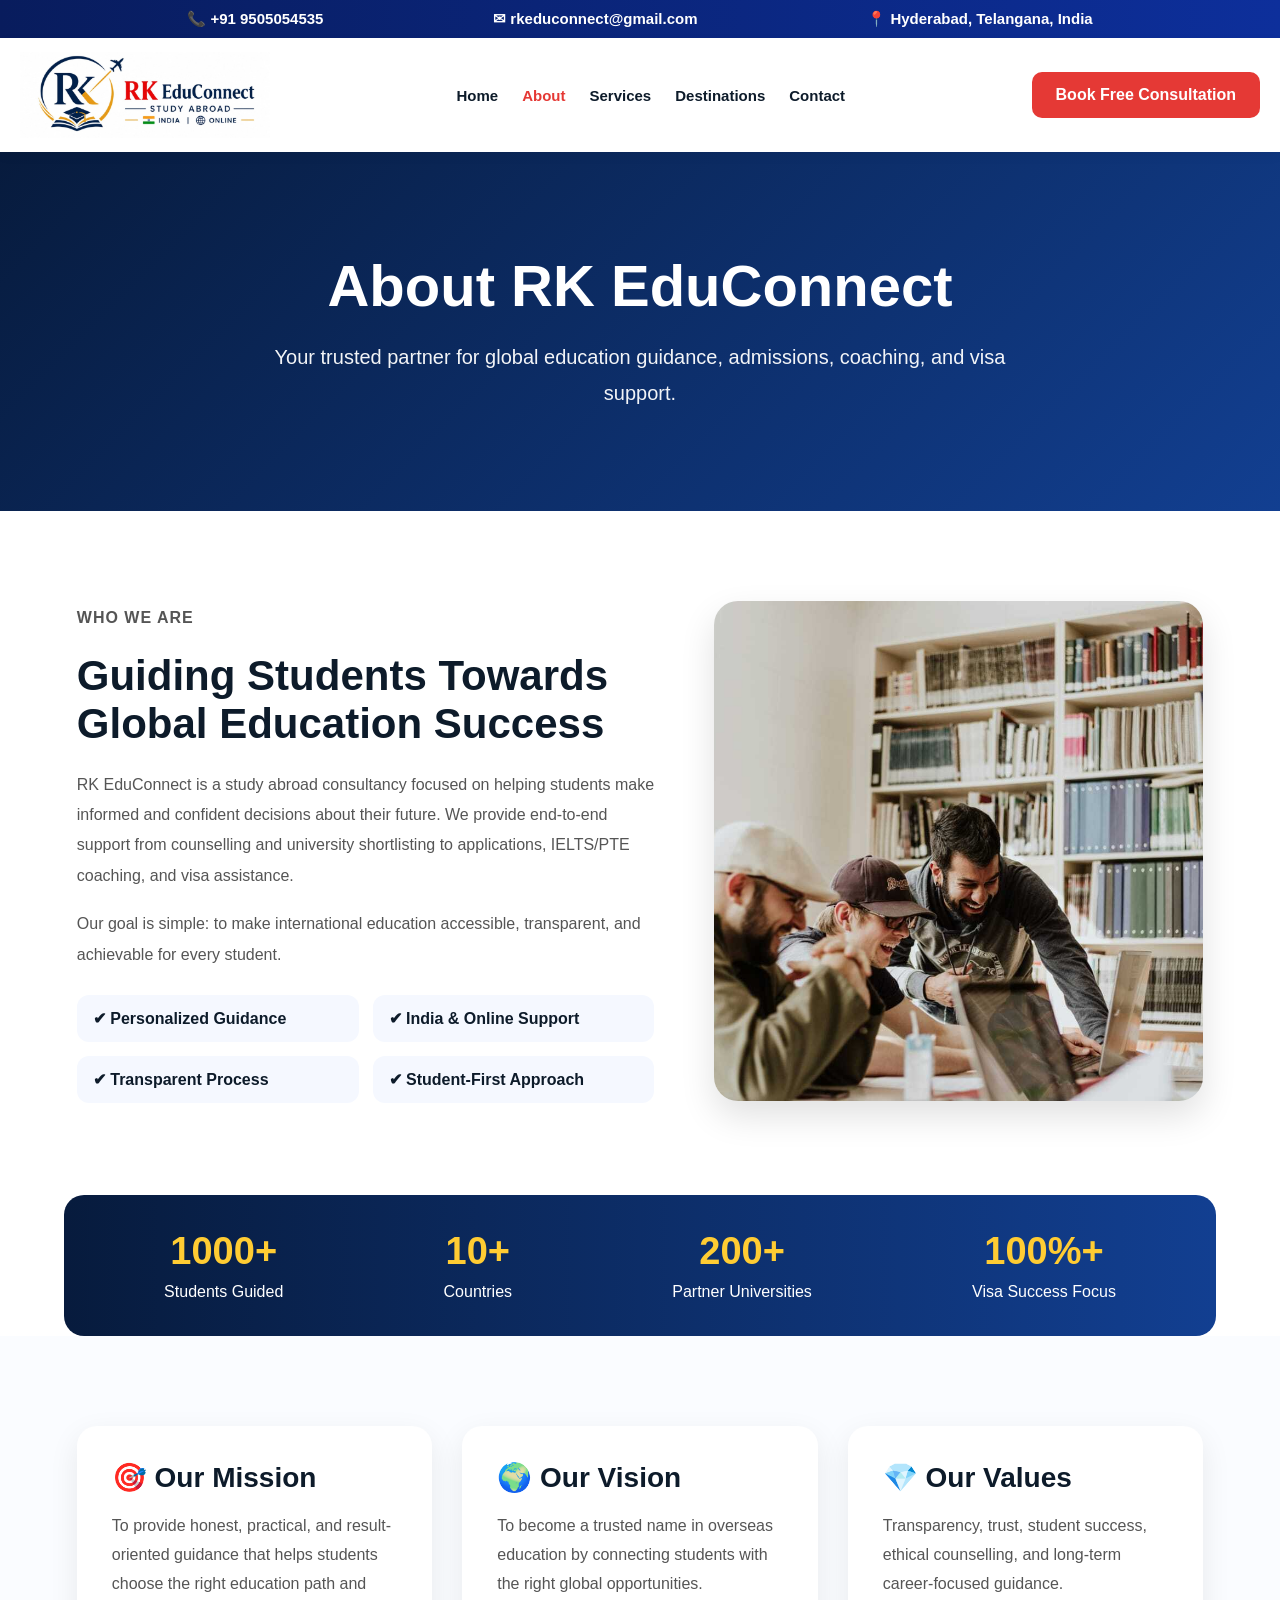
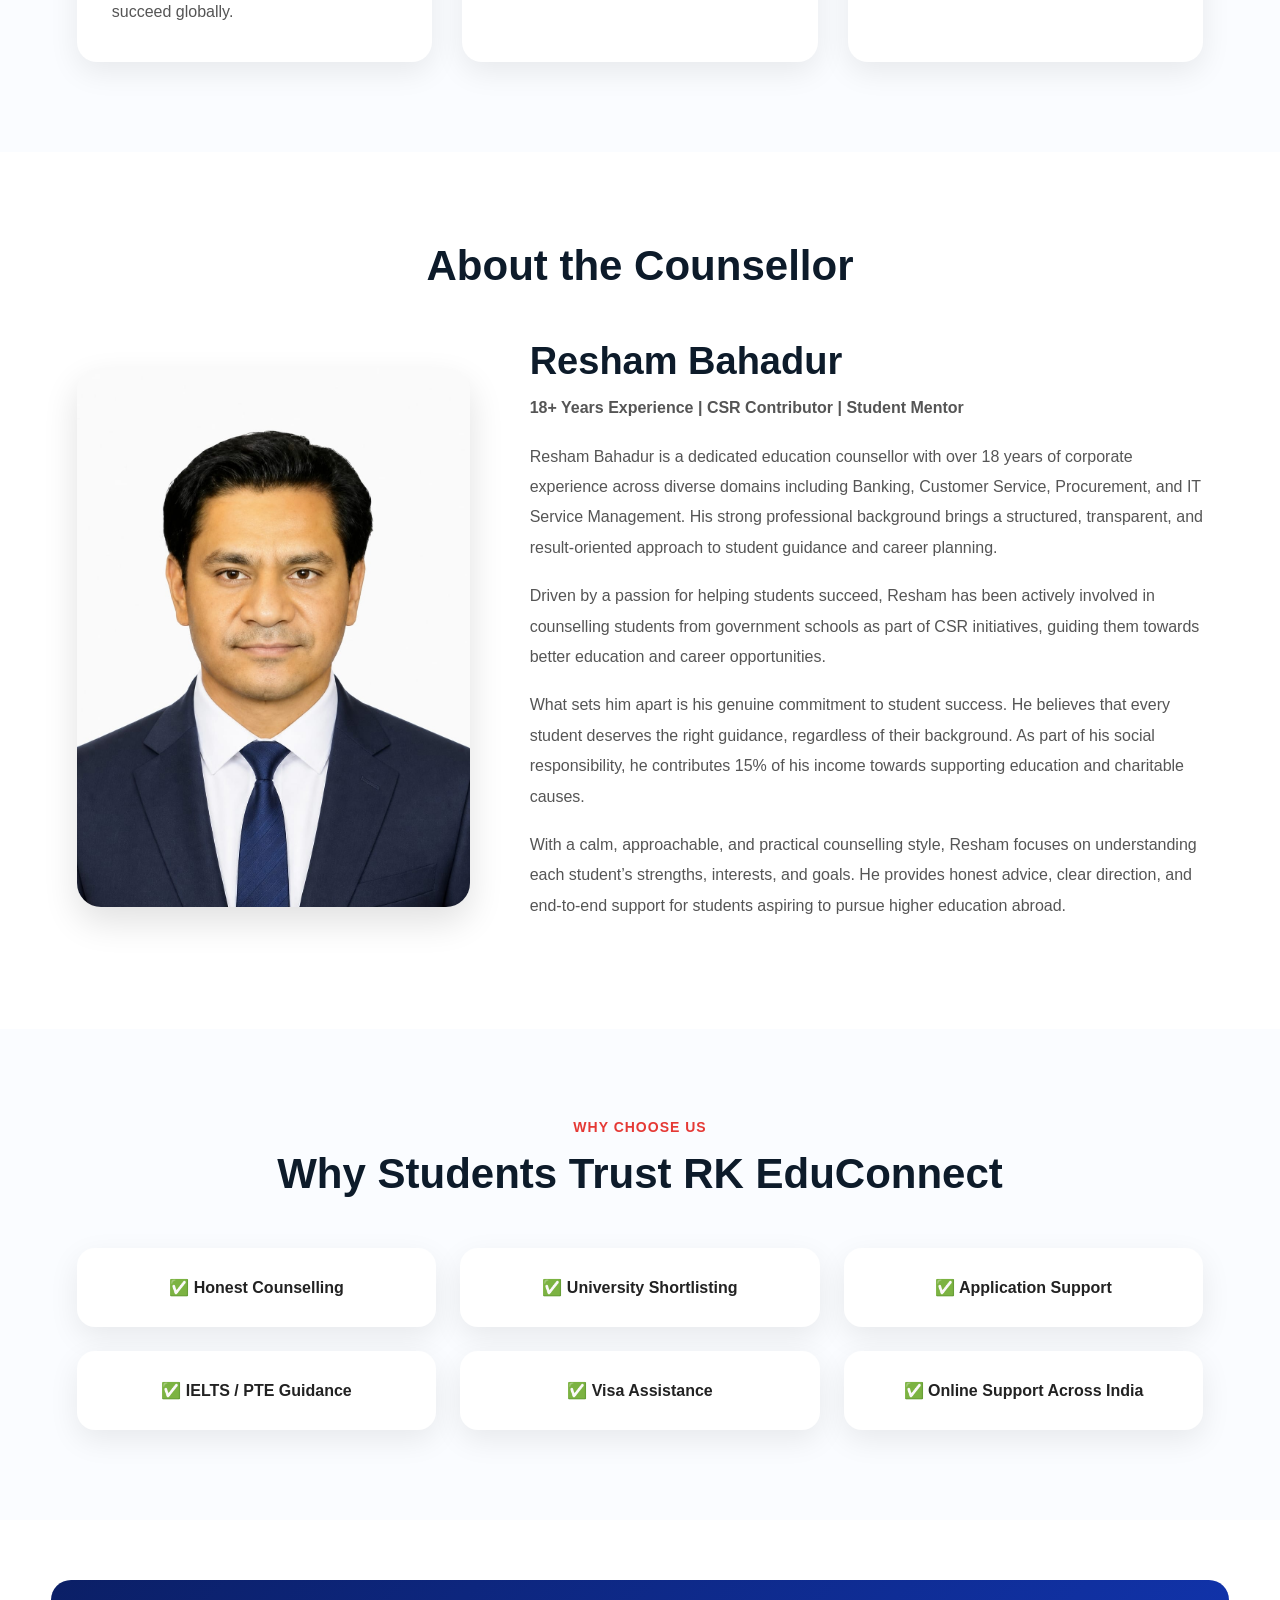
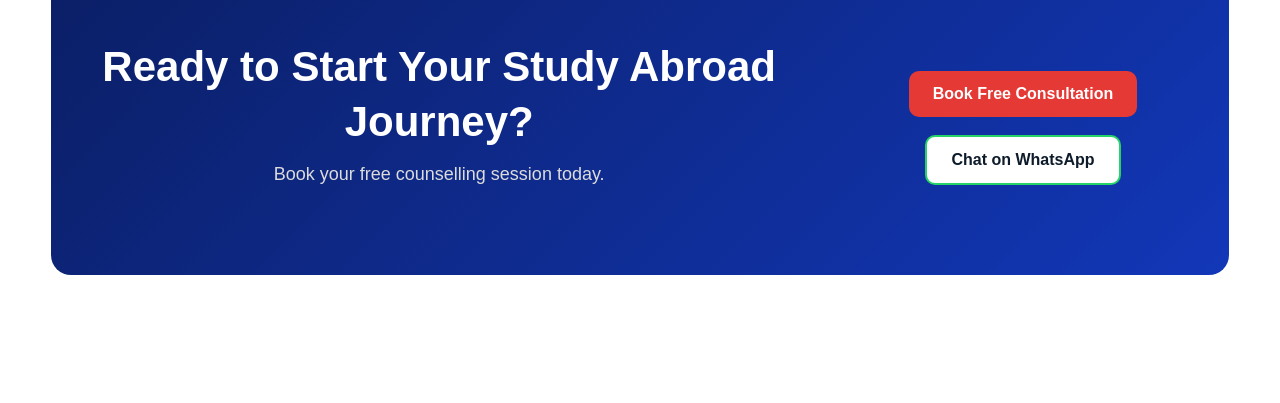
<file: about.html>
<!DOCTYPE html>
<html lang="en">
<head>
  <meta charset="UTF-8">
  <meta name="viewport" content="width=device-width, initial-scale=1.0">
  <title>About RK EduConnect</title>
  <link rel="stylesheet" href="style.css">
</head>
<body>

<div class="top-bar">
  <span>📞 +91 9505054535</span>
  <span>✉ rkeduconnect@gmail.com</span>
  <span>📍 Hyderabad, Telangana, India</span>
</div>

<header class="navbar">
  <div class="logo">
    <img src="images/logo.jpeg" alt="RK EduConnect">
  </div>

  <nav class="menu">
    <a href="index.html">Home</a>
    <a href="about.html" class="active">About</a>
    <a href="#">Services</a>
    <a href="#">Destinations</a>
    <a href="#">Contact</a>
  </nav><a href="https://rkeduconnect.edumilestones.com/login/global-admissions/" class="primary-btn">
        Book Free Consultation
      </a>
</header>

<section class="about-hero">
  <h1>About RK EduConnect</h1>
  <p>Your trusted partner for global education guidance, admissions, coaching, and visa support.</p>
</section>

<section class="about-intro">
  <div class="about-intro-text">
    <p class="section-tag">WHO WE ARE</p>
    <h2>Guiding Students Towards Global Education Success</h2>
    <p>
      RK EduConnect is a study abroad consultancy focused on helping students make informed and confident decisions about their future. We provide end-to-end support from counselling and university shortlisting to applications, IELTS/PTE coaching, and visa assistance.
    </p>
    <p>
      Our goal is simple: to make international education accessible, transparent, and achievable for every student.
    </p>

    <div class="about-points">
      <span>✔ Personalized Guidance</span>
      <span>✔ India & Online Support</span>
      <span>✔ Transparent Process</span>
      <span>✔ Student-First Approach</span>
    </div>
  </div>

  <div class="about-intro-img">
    <img src="images/hero.jpg" alt="Study Abroad Counselling">
  </div>
</section>

<section class="about-stats">
  <div>
    <h2>1000+</h2>
    <p>Students Guided</p>
  </div>
  <div>
    <h2>10+</h2>
    <p>Countries</p>
  </div>
  <div>
    <h2>200+</h2>
    <p>Partner Universities</p>
  </div>
  <div>
    <h2>100%+</h2>
    <p>Visa Success Focus</p>
  </div>
</section>

<section class="mission-vision">
  <div class="mv-card">
    <h3>🎯 Our Mission</h3>
    <p>
      To provide honest, practical, and result-oriented guidance that helps students choose the right education path and succeed globally.
    </p>
  </div>

  <div class="mv-card">
    <h3>🌍 Our Vision</h3>
    <p>
      To become a trusted name in overseas education by connecting students with the right global opportunities.
    </p>
  </div>

  <div class="mv-card">
    <h3>💎 Our Values</h3>
    <p>
      Transparency, trust, student success, ethical counselling, and long-term career-focused guidance.
    </p>
  </div>
</section>

<section class="counsellor">
  <h2 class="section-title">About the Counsellor</h2>

  <div class="counsellor-content">
    <div class="counsellor-img">
      <img src="images/Counsellor.jpeg" alt="Resham Bahadur">
    </div>

    <div class="counsellor-text">
      <h3>Resham Bahadur</h3>
      <p class="highlight">18+ Years Experience | CSR Contributor | Student Mentor</p>

      <p>
        Resham Bahadur is a dedicated education counsellor with over 18 years of corporate experience across diverse domains including Banking, Customer Service, Procurement, and IT Service Management. His strong professional background brings a structured, transparent, and result-oriented approach to student guidance and career planning.
      </p>

      <p>
        Driven by a passion for helping students succeed, Resham has been actively involved in counselling students from government schools as part of CSR initiatives, guiding them towards better education and career opportunities.
      </p>

      <p>
        What sets him apart is his genuine commitment to student success. He believes that every student deserves the right guidance, regardless of their background. As part of his social responsibility, he contributes 15% of his income towards supporting education and charitable causes.
      </p>

      <p>
        With a calm, approachable, and practical counselling style, Resham focuses on understanding each student’s strengths, interests, and goals. He provides honest advice, clear direction, and end-to-end support for students aspiring to pursue higher education abroad.
      </p>
    </div>
  </div>
</section>

<section class="why-about">
  <p class="section-tag">WHY CHOOSE US</p>
  <h2>Why Students Trust RK EduConnect</h2>

  <div class="why-grid">
    <div>✅ Honest Counselling</div>
    <div>✅ University Shortlisting</div>
    <div>✅ Application Support</div>
    <div>✅ IELTS / PTE Guidance</div>
    <div>✅ Visa Assistance</div>
    <div>✅ Online Support Across India</div>
  </div>
</section>

<section class="cta-section">
  <div class="cta-container">
    <div>
      <h2>Ready to Start Your Study Abroad Journey?</h2>
      <p>Book your free counselling session today.</p>
    </div>

    <div class="cta-buttons">
     <a href="https://rkeduconnect.edumilestones.com/login/global-admissions/" class="primary-btn">
        Book Free Consultation
      </a>
      <a href="https://wa.me/919505054535" class="cta-whatsapp">Chat on WhatsApp</a>
    </div>
  </div>
</section>

<footer>
  <p>© 2026 RK EduConnect. All Rights Reserved.</p>
</footer>

</body>
</html>
</file>
<file: style.css>
*{
  margin:0;
  padding:0;
  box-sizing:border-box;
}

html{
  scroll-behavior:smooth;
}

body{
  font-family:Arial,sans-serif;
  background:#fff;
  color:#222;
}

a{
  text-decoration:none;
}
/* ===== TOP CONTACT BAR FIX ===== */

.top-bar{
    background: linear-gradient(90deg,#081c5d,#0d2f9b);
    color: #fff;
    padding: 10px 8%;
    display: flex;
    justify-content: space-around;
    align-items: center;
    font-size: 15px;
    font-weight: 600;
}

.top-bar i{
    color: #ff4d30;
    margin-right: 8px;
    font-size: 16px;
}
/* SOCIAL ICONS */

.social-icons{
    display:flex;
    gap:15px;
    align-items:center;
}

.social-icons a{
    width:45px;
    height:45px;
    
    color:#fff;
    border-radius:50%;
    display:flex;
    align-items:center;
    justify-content:center;
    text-decoration:none;
    font-size:20px;
    transition:0.3s;
}

.social-icons a:hover{
    background:#0d1b4c;
    transform:translateY(-4px);
}

/* ===== HEADER ===== */

header{
    width: 100%;
    background: #fff;
    box-shadow: 0 4px 12px rgba(0,0,0,0.04);
    position: sticky;
    top: 0;
    z-index: 999;
}

.navbar{
    width: 100%;
    max-width: 1500px;
    margin: auto;
    padding: 14px 20px;
    display: flex;
    align-items: center;
    justify-content: space-between;
}

/* ===== LOGO FIX ===== */

.logo img{
    width: 250px;      /* reduce size */
    height: auto;
    display: block;
}


.menu{
  display:flex;
  align-items:center;
  gap:24px;
}

.menu a,
.dropdown > a{
  color:#0d1b2a;
  font-weight:700;
  font-size:15px;
}

.menu a:hover,
.menu a.active,
.dropdown > a:hover{
  color:#e53935;
}

.cta-btn{
  background:#e53935;
  color:white;
  padding:13px 20px;
  border-radius:8px;
  font-weight:800;
}

.menu-toggle{
  display:none;
  font-size:30px;
  cursor:pointer;
}

/* =========================
   ABOUT PAGE CSS
========================= */

/* ABOUT HERO */
.about-hero{
  padding:100px 6%;
  text-align:center;
  background:linear-gradient(135deg,#071b3d,#123f91);
  color:white;
}

.about-hero h1{
  font-size:58px;
  margin-bottom:20px;
  font-weight:800;
}

.about-hero p{
  font-size:20px;
  max-width:760px;
  margin:auto;
  line-height:1.8;
  opacity:0.95;
}

/* ABOUT INTRO */
.about-intro{
  padding:90px 6%;
  display:flex;
  align-items:center;
  justify-content:space-between;
  gap:60px;
}

.about-intro-text{
  width:52%;
}

.about-intro-text h2{
  font-size:42px;
  color:#0d1b2a;
  margin-bottom:22px;
}

.about-intro-text p{
  color:#555;
  line-height:1.9;
  margin-bottom:18px;
  font-size:16px;
}

.about-points{
  display:grid;
  grid-template-columns:1fr 1fr;
  gap:14px;
  margin-top:25px;
}

.about-points span{
  background:#f5f8ff;
  padding:14px 16px;
  border-radius:12px;
  font-weight:700;
  color:#0d1b2a;
}

.about-intro-img{
  width:44%;
}

.about-intro-img img{
  width:100%;
  height:500px;
  object-fit:cover;
  border-radius:24px;
  box-shadow:0 15px 35px rgba(0,0,0,0.12);
}

/* ABOUT STATS */
.about-stats{
  width:90%;
  margin:auto;
  background:linear-gradient(90deg,#071b3d,#123f91);
  color:white;
  display:flex;
  justify-content:space-around;
  align-items:center;
  text-align:center;
  padding:35px 20px;
  border-radius:20px;
}

.about-stats h2{
  font-size:38px;
  color:#ffcc33;
  margin-bottom:10px;
}

/* MISSION VISION */
.mission-vision{
  padding:90px 6%;
  display:grid;
  grid-template-columns:repeat(3,1fr);
  gap:30px;
  background:#fafcff;
}

.mv-card{
  background:white;
  padding:35px;
  border-radius:20px;
  box-shadow:0 10px 30px rgba(0,0,0,0.08);
  transition:0.3s ease;
}

.mv-card:hover{
  transform:translateY(-8px);
}

.mv-card h3{
  font-size:28px;
  color:#0d1b2a;
  margin-bottom:18px;
}

.mv-card p{
  color:#555;
  line-height:1.8;
}

/* COUNSELLOR */
.counsellor{
  padding:90px 6%;
}

.section-title{
  text-align:center;
  font-size:42px;
  color:#0d1b2a;
  margin-bottom:60px;
}

.counsellor-content{
  display:flex;
  align-items:center;
  gap:60px;
}

.counsellor-img{
  width:35%;
}

.counsellor-img img{
  width:100%;
  border-radius:24px;
  box-shadow:0 15px 35px rgba(0,0,0,0.12);
}

.counsellor-text{
  width:60%;
}

.counsellor-text h3{
  font-size:38px;
  color:#0d1b2a;
  margin-bottom:10px;
}

.highlight{
  color:#e53935;
  font-weight:800;
  margin-bottom:20px;
  display:block;
}

.counsellor-text p{
  color:#555;
  line-height:1.9;
  margin-bottom:18px;
}

/* WHY CHOOSE */
.why-about{
  padding:90px 6%;
  background:#fafcff;
  text-align:center;
}

.why-about h2{
  font-size:42px;
  color:#0d1b2a;
  margin-bottom:50px;
}

.why-grid{
  display:grid;
  grid-template-columns:repeat(3,1fr);
  gap:24px;
}

.why-grid div{
  background:white;
  padding:30px;
  border-radius:18px;
  font-weight:800;
  box-shadow:0 10px 30px rgba(0,0,0,0.08);
  transition:0.3s ease;
}

.why-grid div:hover{
  transform:translateY(-6px);
}

/* CTA SECTION */
.cta-container{
  display:flex;
  align-items:center;
  justify-content:space-between;
  gap:30px;
}

.cta-buttons{
  display:flex;
  gap:16px;
}

.cta-primary{
  background:#e53935;
  color:white;
  padding:14px 24px;
  border-radius:10px;
  font-weight:800;
}

.cta-whatsapp{
  background:white;
  color:#0d1b2a;
  padding:14px 24px;
  border-radius:10px;
  border:2px solid #25D366;
  font-weight:800;
}

/* ABOUT FOOTER */
footer{
  background:#071b3d;
  color:white;
  text-align:center;
  padding:24px;
  margin-top:0;
}

/* =========================
   MOBILE RESPONSIVE
========================= */

@media(max-width:768px){

  .about-hero{
    padding:80px 20px;
  }

  .about-hero h1{
    font-size:40px;
  }

  .about-hero p{
    font-size:17px;
  }

  .about-intro,
  .counsellor-content,
  .cta-container{
    flex-direction:column;
    text-align:center;
  }

  .about-intro-text,
  .about-intro-img,
  .counsellor-img,
  .counsellor-text{
    width:100%;
  }

  .about-intro-text h2,
  .section-title,
  .why-about h2{
    font-size:34px;
  }

  .about-intro-img img{
    height:350px;
  }

  .mission-vision,
  .why-grid{
    grid-template-columns:1fr;
  }

  .about-stats{
    flex-direction:column;
    gap:25px;
  }

  .about-points{
    grid-template-columns:1fr;
  }

  .cta-buttons{
    flex-direction:column;
    width:100%;
  }

}
/* DROPDOWN */
.dropdown{
  position:relative;
}

.services-menu{
  display:none;
  position:absolute;
  top:42px;
  left:0;
  width:260px;
  background:white;
  border-radius:12px;
  box-shadow:0 12px 30px rgba(0,0,0,0.12);
  padding:10px 0;
}

.services-menu a{
  display:block;
  padding:12px 18px;
  color:#0d1b2a;
}

.services-menu a:hover{
  background:#f5f7fa;
  color:#e53935;
}

.mega-menu{
  display:none;
  position:absolute;
  top:42px;
  left:-150px;
  width:620px;
  background:white;
  border-radius:14px;
  box-shadow:0 12px 35px rgba(0,0,0,0.14);
  padding:25px;
  grid-template-columns:repeat(3,1fr);
  gap:30px;
}

.mega-menu h4{
  color:#e53935;
  margin-bottom:12px;
}

.mega-menu a{
  display:block;
  margin-bottom:10px;
  color:#0d1b2a;
}

.services-dropdown.active .services-menu{
  display:block;
}

.destination-dropdown.active .mega-menu{
  display:grid;
}

/* HERO */
.hero{
  display:flex;
  justify-content:space-between;
  align-items:center;
  padding:70px 6%;
  background:linear-gradient(135deg,#ffffff,#f4f8ff);
  gap:45px;
}

.hero-left{
  width:52%;
}

.section-tag{
  color:#e53935;
  font-weight:900;
  letter-spacing:1px;
  font-size:14px;
  margin-bottom:15px;
}

.hero h1{
  font-size:58px;
  line-height:1.1;
  color:#0d1b2a;
  margin-bottom:20px;
}

.hero-desc{
  font-size:18px;
  line-height:1.8;
  color:#555;
}

.hero-features{
  display:flex;
  gap:18px;
  flex-wrap:wrap;
  margin:30px 0;
  font-weight:700;
}

.hero-buttons{
  display:flex;
  gap:15px;
}

.primary-btn,
.secondary-btn{
  padding:14px 24px;
  border-radius:10px;
  font-weight:800;
  display:inline-block;
}

.primary-btn{
  background:#e53935;
  color:white;
}

.secondary-btn{
  background:white;
  color:#0d1b2a;
  border:2px solid #25D366;
}

.hero-right{
  width:44%;
  position:relative;
}

.hero-right img{
  width:100%;
  height:450px;
  object-fit:cover;
  border-radius:24px;
  box-shadow:0 15px 35px rgba(0,0,0,0.12);
}

.float-card{
  position:absolute;
  background:white;
  padding:14px 18px;
  border-radius:14px;
  box-shadow:0 12px 30px rgba(0,0,0,0.15);
  font-weight:800;
}

.float-card small{
  color:#777;
}

.top-card{
  top:30px;
  right:-20px;
}

.bottom-card{
  bottom:30px;
  left:-20px;
}

/* STATS */
.stats-bar{
  width:90%;
  margin:-20px auto 40px;
  background:linear-gradient(90deg,#071b3d,#123f91);
  color:white;
  display:flex;
  justify-content:space-around;
  align-items:center;
  text-align:center;
  padding:30px 20px;
  border-radius:18px;
}

.stats-bar h2{
  color:#ffcc33;
  font-size:38px;
  margin-bottom:8px;
}

/* COMMON */
.services,
.destinations,
.process,
.testimonials,
.consultation-section{
  padding:70px 6%;
  text-align:center;
}

.services h2,
.destinations h2,
.process h2,
.testimonials h2{
  font-size:42px;
  color:#0d1b2a;
  margin-bottom:40px;
}

/* SERVICES */
.services{
  padding-top:40px;
  background:#fafcff;
}

.service-grid{
  display:grid;
  grid-template-columns:repeat(3,1fr);
  gap:25px;
}

.service-card{
  background:white;
  padding:30px;
  border-radius:18px;
  box-shadow:0 10px 30px rgba(0,0,0,0.08);
  transition:0.3s ease;
}

.service-card:hover{
  transform:translateY(-8px);
}

.icon{
  width:70px;
  height:70px;
  margin:0 auto 20px;
  border-radius:50%;
  display:flex;
  align-items:center;
  justify-content:center;
  color:white;
  font-size:28px;
}

.red{
  background:#e53935;
}

.blue{
  background:#1e88e5;
}

.green{
  background:#16a05d;
}

.purple{
  background:#8e24aa;
}

.service-card h3{
  margin-bottom:15px;
  color:#0d1b2a;
}

.service-card p{
  line-height:1.8;
  color:#555;
}

/* DESTINATIONS */
.destination-grid{
  display:grid;
  grid-template-columns:repeat(3,1fr);
  gap:26px;
}

.destination-card{
  background:white;
  border-radius:20px;
  overflow:hidden;
  text-align:left;
  box-shadow:0 10px 30px rgba(0,0,0,0.08);
  transition:0.3s ease;
}

.destination-card:hover{
  transform:translateY(-8px);
}

.destination-img{
  width:100%;
  height:220px;
  object-fit:cover;
}

.country-top{
  display:flex;
  align-items:center;
  gap:12px;
  padding:20px 20px 0;
}

.flag{
  font-size: 34px;
  line-height: 1;
}
.country-top span{
  font-size:36px;
}
.country-top h3{
  font-size:24px;
  color:#0d1b2a;
}

.destination-card p{
  padding:15px 20px;
  color:#555;
  line-height:1.8;
}

.points{
  display:flex;
  flex-direction:column;
  gap:8px;
  padding:0 20px 20px;
  font-weight:700;
}

.explore-btn{
  display:inline-block;
  margin:0 20px 25px;
  background:#e53935;
  color:white;
  padding:11px 18px;
  border-radius:8px;
  font-weight:800;
}
/* STUDY IN INDIA */

.study-india{
    padding:40px 8%;
    background:#f8f9fc;
}

.section-title{
    text-align:center;
    margin-bottom:20px;
}

.section-title span{
    color:#e63946;
    font-weight:700;
    letter-spacing:2px;
    font-size:14px;
}

.section-title h2{
    font-size:48px;
    color:#0b1c39;
    margin:15px 0;
    font-weight:800;
}

.section-title p{
    color:#666;
    max-width:700px;
    margin-top:10px;
    line-height:1.5;
}

.india-grid{
    display:grid;
    grid-template-columns:repeat(auto-fit,minmax(320px,1fr));
    gap:18px;
}

.india-card{
    background:#fff;
    border-radius:20px;
    overflow:hidden;
    box-shadow:0 10px 30px rgba(0,0,0,0.08);
    transition:0.4s;
}

.india-card:hover{
    transform:translateY(-10px);
}

.india-card img{
    width:100%;
    height:230px;
    object-fit:cover;
}

.india-content{
    padding:25px;
}

.india-content h3{
    font-size:28px;
    color:#0b1c39;
    margin-bottom:15px;
}

.india-content p{
    color:#666;
    line-height:1.7;
    margin-bottom:20px;
}

.india-content ul{
    list-style:none;
    padding:0;
    margin-bottom:25px;
}

.india-content ul li{
    margin-bottom:12px;
    color:#222;
    font-weight:500;
}

.india-btn{
    display:inline-block;
    background:#e63946;
    color:#fff;
    padding:14px 28px;
    border-radius:10px;
    text-decoration:none;
    font-weight:600;
    transition:0.3s;
}

.india-btn:hover{
    background:#0b1c39;
}
/* ONLINE INDIA ADMISSIONS */

.india-admissions{
    padding:80px 8%;
    background:#f8f9fc;
}

.section-title{
    text-align:center;
    margin-bottom:50px;
}

.section-title span{
    color:#ff5a3c;
    font-size:14px;
    font-weight:700;
    letter-spacing:2px;
}

.section-title h2{
    font-size:48px;
    color:#0d1b4c;
    margin:15px 0;
    font-weight:800;
}

.section-title p{
    max-width:750px;
    margin:auto;
    color:#555;
    font-size:18px;
    line-height:1.8;
}

/* COURSE GRID */

.course-grid{
    display:grid;
    grid-template-columns:repeat(auto-fit,minmax(240px,1fr));
    gap:25px;
}

/* COURSE CARD */

.course-card{
    background:#fff;
    border-radius:20px;
    padding:25px;
    display:flex;
    align-items:center;
    gap:18px;
    box-shadow:0 5px 20px rgba(0,0,0,0.08);
    transition:0.3s;
    cursor:pointer;
}

.course-card:hover{
    transform:translateY(-6px);
    box-shadow:0 12px 30px rgba(0,0,0,0.12);
}

.course-card img{
    width:50px;
    height:50px;
}

.course-card h3{
    font-size:22px;
    color:#111;
    margin:0;
    font-weight:700;
}

/* MOBILE */

@media(max-width:768px){

    .section-title h2{
        font-size:34px;
    }

    .section-title p{
        font-size:16px;
    }

}
/* PROCESS */
.process-container{
  display:flex;
  align-items:center;
  justify-content:center;
  gap:20px;
  flex-wrap:wrap;
}

.step{
  width:250px;
  background:white;
  padding:35px 25px;
  border-radius:20px;
  box-shadow:0 10px 30px rgba(0,0,0,0.08);
}

.process-icon{
  width:75px;
  height:75px;
  margin:0 auto 18px;
  border-radius:50%;
  display:flex;
  align-items:center;
  justify-content:center;
  color:white;
  font-size:30px;
}

.step span{
  width:35px;
  height:35px;
  background:#f4f4f4;
  border-radius:50%;
  margin:0 auto 18px;
  display:flex;
  align-items:center;
  justify-content:center;
  font-weight:800;
}

.step h3{
  margin-bottom:15px;
}

.step p{
  color:#666;
  line-height:1.7;
}

.arrow{
  font-size:34px;
  color:#c5c5c5;
}
/* ===== CTA SECTION SMALL & PROFESSIONAL ===== */

.cta-section{
    background: linear-gradient(135deg,#0b1f66,#1237b8);
    padding: 60px 20px;
    text-align: center;
    border-radius: 20px;
    margin: 60px auto;
    width: 92%;
    max-width: 1200px;
}

.cta-section h2{
    font-size: 42px;
    color: #fff;
    margin-bottom: 15px;
    font-weight: 800;
    line-height: 1.3;
}

.cta-section p{
    color: #dcdcdc;
    font-size: 18px;
    margin-bottom: 30px;
}

.cta-buttons{
    display: flex;
    justify-content: center;
    align-items: center;
    gap: 18px;
    flex-wrap: wrap;
}

.cta-btn{
    padding: 14px 32px;
    border-radius: 10px;
    font-size: 16px;
    font-weight: 700;
    text-decoration: none;
    transition: 0.3s ease;
}

.cta-btn.primary{
    background: #ff5a3c;
    color: white;
}

.cta-btn.primary:hover{
    background: #e0482d;
    transform: translateY(-3px);
}

.cta-btn.whatsapp{
    background: white;
    color: #111;
    border: 2px solid #25D366;
}

.cta-btn.whatsapp:hover{
    background: #25D366;
    color: white;
    transform: translateY(-3px);
}

/* ===== FOOTER ===== */

.footer{
    background: #fff;
    padding: 50px 8%;
    display: grid;
    grid-template-columns: repeat(auto-fit,minmax(220px,1fr));
    gap: 40px;
    border-top: 1px solid #eee;
}

.footer-logo{
    width: 180px;
    margin-bottom: 15px;
}

.footer h4{
    font-size: 20px;
    margin-bottom: 18px;
    color: #111;
}

.footer p,
.footer a{
    color: #666;
    text-decoration: none;
    font-size: 15px;
    line-height: 2;
}

.footer a:hover{
    color: #ff5a3c;
}

.footer-bottom{
    text-align: center;
    padding: 18px;
    background: #f8f8f8;
    font-size: 14px;
    color: #555;
}


/* ===== MOBILE ===== */

@media(max-width:768px){

    .cta-section{
        padding: 45px 20px;
    }

    .cta-section h2{
        font-size: 28px;
    }

    .cta-section p{
        font-size: 15px;
    }

    .cta-btn{
        width: 100%;
        max-width: 280px;
    }

    .footer{
        text-align: center;
    }
}
/* FOOTER */
footer{
  padding:50px 6% 0;
  background:white;
}

.footer-grid{
  display:grid;
  grid-template-columns:2fr 1fr 1fr 1.2fr;
  gap:45px;
}

.footer-grid img{
  width:240px;
  margin-bottom:18px;
}

.footer-grid h4{
  margin-bottom:16px;
  color:#0d1b2a;
}

.footer-grid p,
.footer-grid a{
  display:block;
  margin-bottom:10px;
  color:#555;
  line-height:1.6;
}

.footer-bottom{
    background:#071b3d;
    color:white;
    padding:18px 30px;
    margin:30px -6% 0;

    display:flex;
    align-items:center;
    justify-content:space-between;
    flex-wrap:wrap;
}

/* SOCIAL ICONS RIGHT SIDE */
.footer-bottom .social-icons{
    display:flex;
    align-items:center;
    gap:18px;
    margin-left:auto;
}

.footer-bottom .social-icons a{
    width:42px;
    height:42px;
    border-radius:50%;
    display:flex;
    align-items:center;
    justify-content:center;
    color:#fff;
    font-size:20px;
    transition:0.3s ease;
}

.footer-bottom .social-icons a:hover{
    background:#ffffff15;
    transform:translateY(-4px);
}
/* SOCIAL ICONS */

.social-icons{
    display:flex;
    gap:20px;
    align-items:right;
}

.social-icons a{
    width:45px;
    height:45px;
    color:#fff;
    border-radius:50%;
    display:flex;
    align-items:center;
    justify-content:center;
    text-decoration:none;
    font-size:20px;
    transition:0.3s;
}

.social-icons a:hover{
    background:#f5f5f8;
    transform:translateY(-4px);
}


/* WHATSAPP */
.whatsapp-floating{
  position:fixed;
  right:20px;
  bottom:70px;
  width:60px;
  height:60px;
  border-radius:50%;
  background:#25D366;
  color:white;
  display:flex;
  align-items:center;
  justify-content:center;
  font-size:30px;
  z-index:99999;
}

/* MOBILE */
@media(max-width:768px){

  .top-bar{
    flex-direction:column;
    gap:6px;
  }

  .navbar{
    height:auto;
    padding:15px 20px;
  }

  .logo{
    width:220px;
  }

  .menu{
    display:none;
    flex-direction:column;
    position:absolute;
    top:90px;
    right:20px;
    background:white;
    padding:20px;
    border-radius:14px;
    box-shadow:0 12px 30px rgba(0,0,0,0.15);
    align-items:flex-start;
  }

  .menu.show{
    display:flex;
  }

  .menu-toggle{
    display:block;
  }

  .cta-btn{
    display:none;
  }

  .mega-menu,
  .services-menu{
    position:static;
    width:100%;
    box-shadow:none;
    margin-top:10px;
  }

  .destination-dropdown.active .mega-menu{
    display:block;
  }

  .hero,
  .consultation-container{
    flex-direction:column;
    text-align:center;
  }

  .hero-left,
  .hero-right,
  .consultation-left,
  .consultation-form{
    width:100%;
  }

  .hero h1{
    font-size:38px;
  }

  .hero-buttons,
  .hero-features{
    flex-direction:column;
  }

  .float-card{
    display:none;
  }

  .stats-bar{
    flex-direction:column;
    gap:20px;
  }

  .service-grid,
  .destination-grid,
  .testimonial-grid,
  .footer-grid{
    grid-template-columns:1fr;
  }

  .consultation-points{
    grid-template-columns:1fr;
  }

  .process-container{
    flex-direction:column;
  }

  .arrow{
    transform:rotate(90deg);
  }

}
</file>
